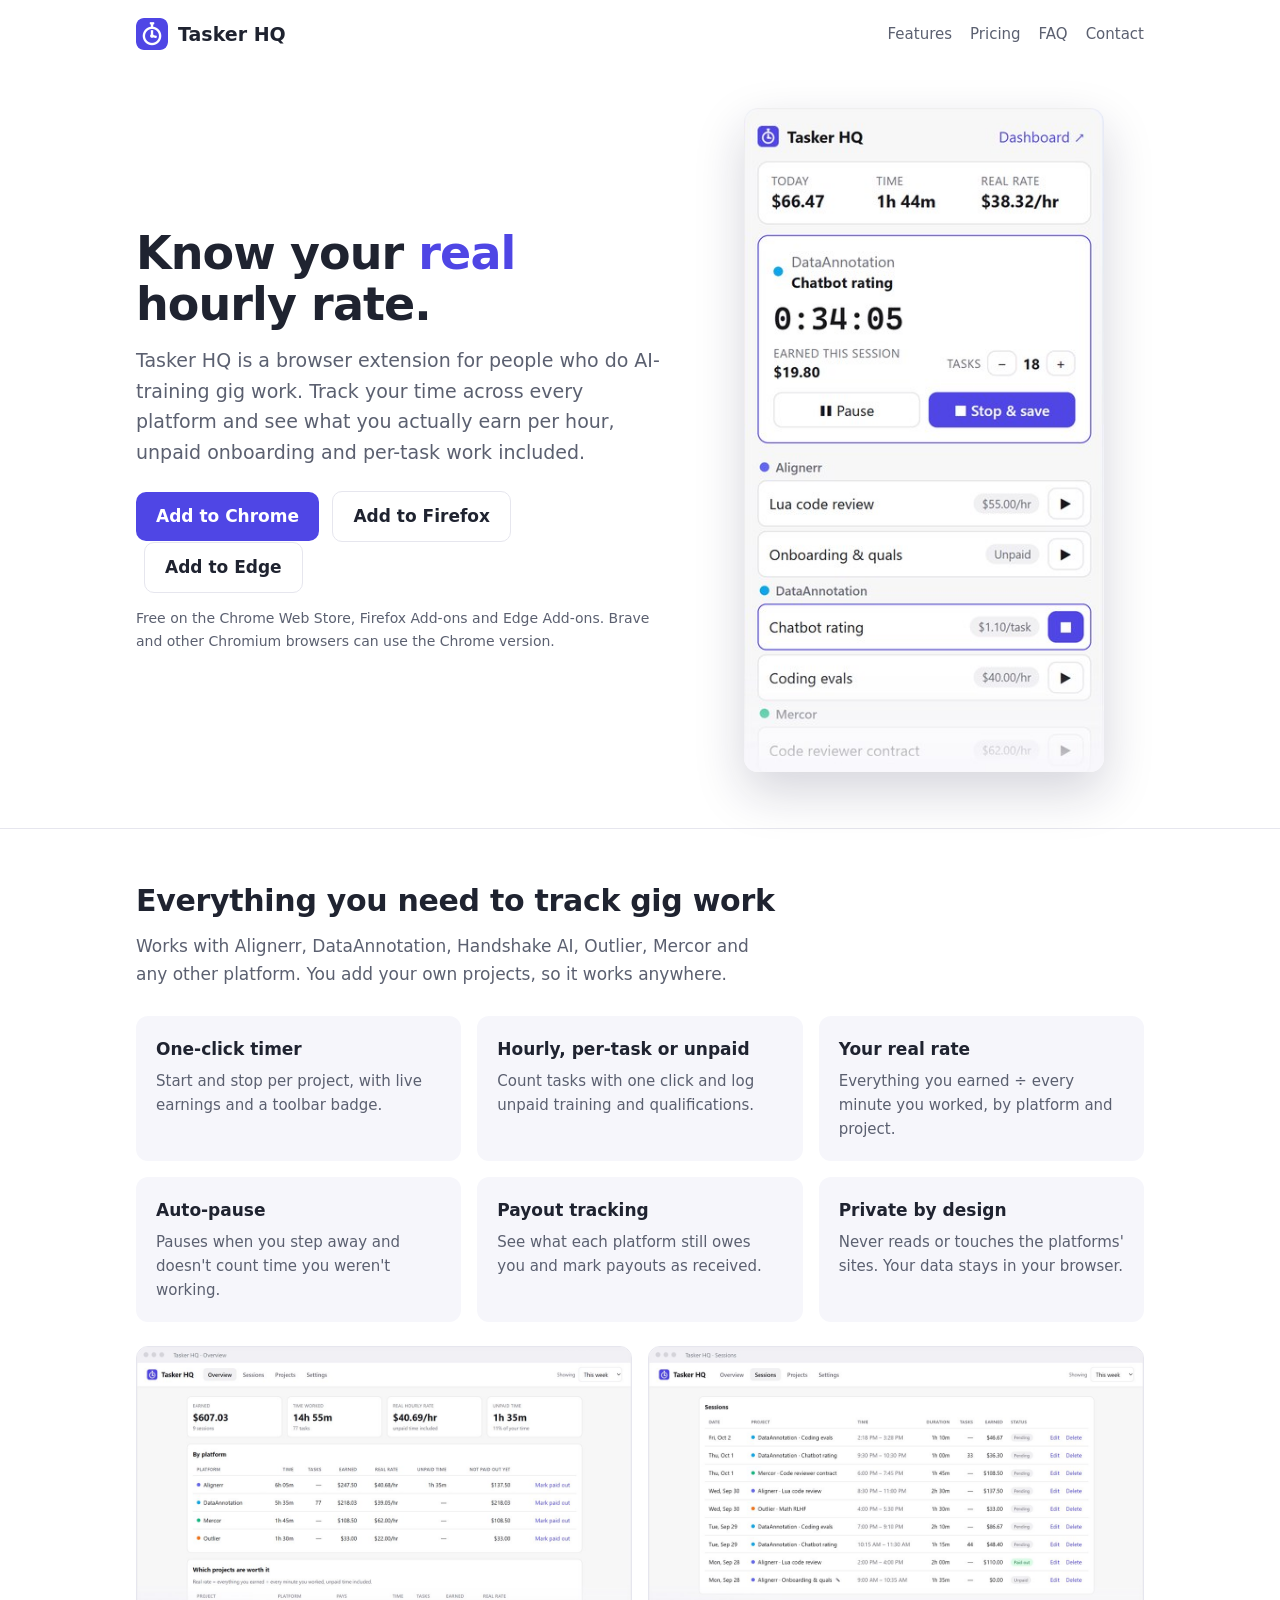
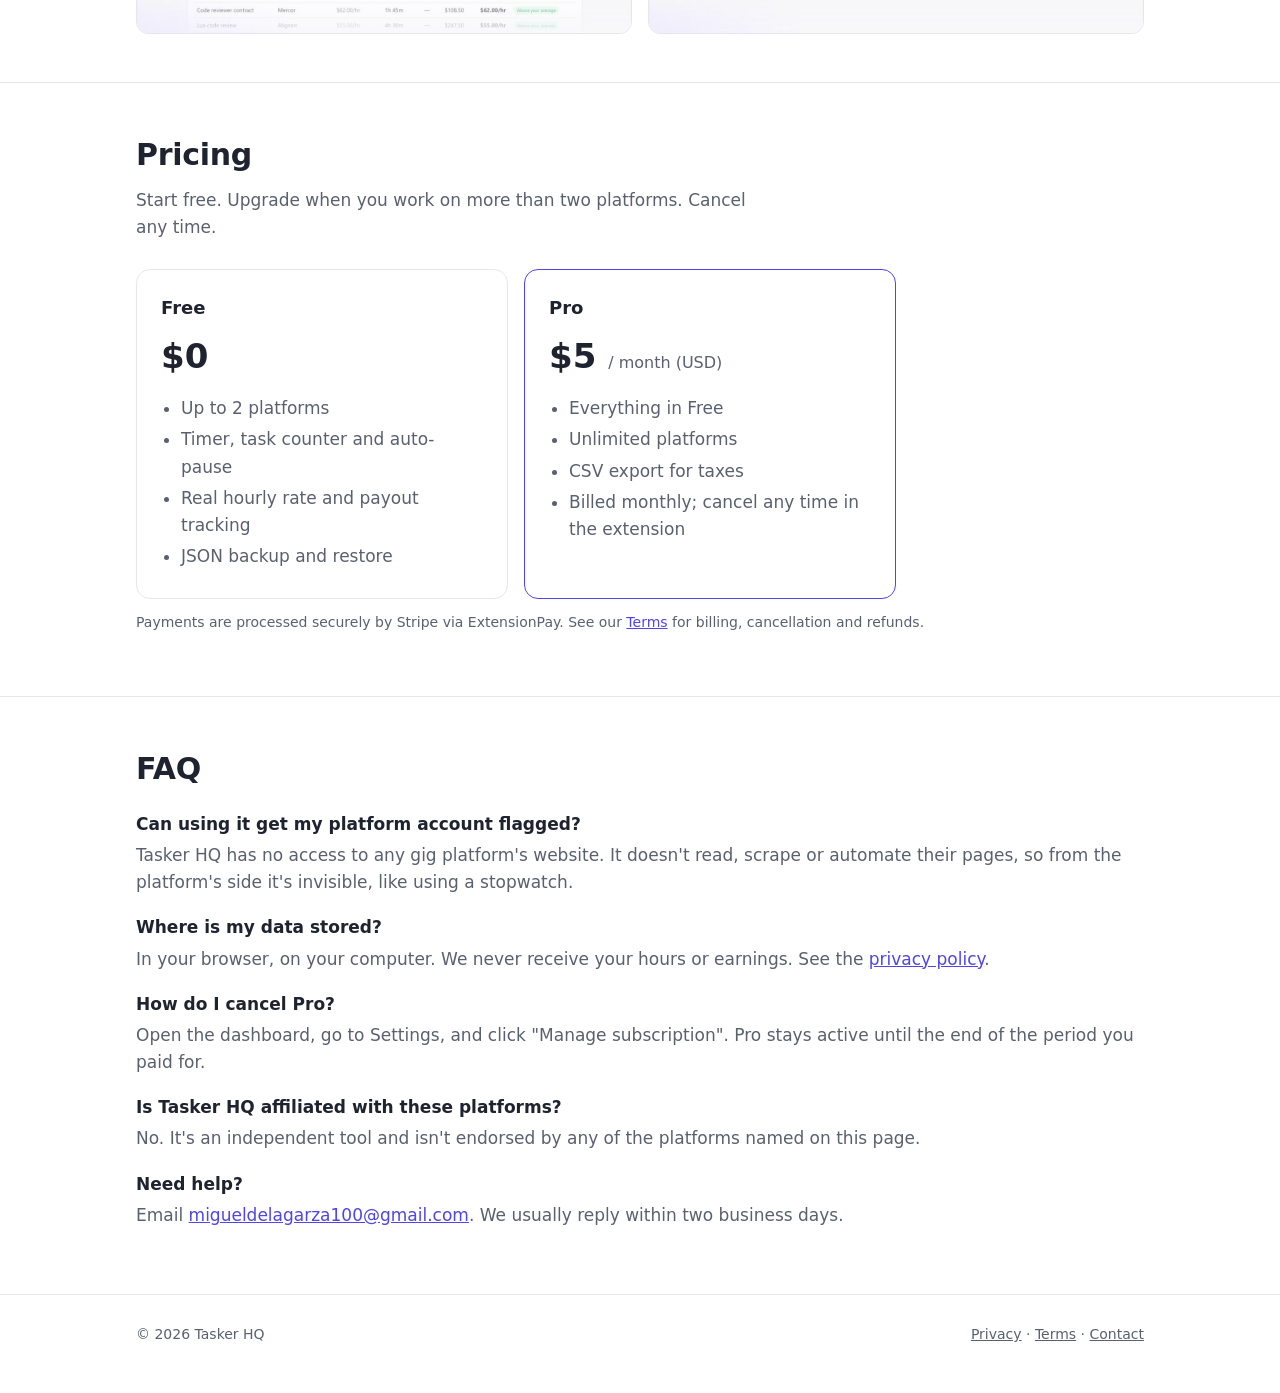
<file: index.html>
<!doctype html>
<html lang="en">
<head>
<meta charset="utf-8">
<meta name="viewport" content="width=device-width, initial-scale=1">
<title>Tasker HQ</title>
<meta name="description" content="Tasker HQ is a browser extension that tracks your time and real hourly rate across AI-training gig platforms. Free for 2 platforms; Pro is $5/month.">
<link rel="icon" href="icon.png">
<link rel="stylesheet" href="site.css">
</head>
<body>
<header class="wrap nav">
  <a class="brand" href="./"><img src="icon.png" alt="">Tasker HQ</a>
  <nav>
    <a class="wide-only" href="#features">Features</a>
    <a href="#pricing">Pricing</a>
    <a class="wide-only" href="#faq">FAQ</a>
    <a href="mailto:migueldelagarza100@gmail.com">Contact</a>
  </nav>
</header>

<main>
  <div class="wrap hero">
    <div>
      <h1>Know your <em>real</em> hourly rate.</h1>
      <p>Tasker HQ is a browser extension for people who do AI-training gig work. Track your time across every platform and see what you actually earn per hour, unpaid onboarding and per-task work included.</p>
      <a class="btn primary" href="https://chromewebstore.google.com/detail/kpbifjnjhkhnpekfeennogckhpglfkpg" data-browser="chrome">Add to Chrome</a>
      <a class="btn ghost" href="https://addons.mozilla.org/firefox/addon/tasker-hq/" data-browser="firefox">Add to Firefox</a>
      <a class="btn ghost" href="https://microsoftedge.microsoft.com/addons/detail/idcmkdabbgncpgboiajnohilojmdnoie" data-browser="edge">Add to Edge</a>
      <p class="note">Free on the Chrome Web Store, Firefox Add-ons and Edge Add-ons. Brave and other Chromium browsers can use the Chrome version.</p>
    </div>
    <img class="popup-shot" src="images/popup-ui.jpg" alt="The Tasker HQ popup with a timer running on a per-task project" width="382" height="705">
  </div>

  <section id="features">
    <div class="wrap">
      <h2>Everything you need to track gig work</h2>
      <p class="lead">Works with Alignerr, DataAnnotation, Handshake AI, Outlier, Mercor and any other platform. You add your own projects, so it works anywhere.</p>
      <div class="features">
        <div class="feature"><h3>One-click timer</h3><p>Start and stop per project, with live earnings and a toolbar badge.</p></div>
        <div class="feature"><h3>Hourly, per-task or unpaid</h3><p>Count tasks with one click and log unpaid training and qualifications.</p></div>
        <div class="feature"><h3>Your real rate</h3><p>Everything you earned ÷ every minute you worked, by platform and project.</p></div>
        <div class="feature"><h3>Auto-pause</h3><p>Pauses when you step away and doesn't count time you weren't working.</p></div>
        <div class="feature"><h3>Payout tracking</h3><p>See what each platform still owes you and mark payouts as received.</p></div>
        <div class="feature"><h3>Private by design</h3><p>Never reads or touches the platforms' sites. Your data stays in your browser.</p></div>
      </div>
      <div class="shots" style="margin-top:24px">
        <img src="images/dashboard.jpg" alt="Dashboard ranking projects by real hourly rate" width="1128" height="652" loading="lazy">
        <img src="images/sessions.jpg" alt="Session history with payout status" width="1128" height="652" loading="lazy">
      </div>
    </div>
  </section>

  <section id="pricing">
    <div class="wrap">
      <h2>Pricing</h2>
      <p class="lead">Start free. Upgrade when you work on more than two platforms. Cancel any time.</p>
      <div class="pricing">
        <div class="plan">
          <h3>Free</h3>
          <div class="price">$0</div>
          <ul>
            <li>Up to 2 platforms</li>
            <li>Timer, task counter and auto-pause</li>
            <li>Real hourly rate and payout tracking</li>
            <li>JSON backup and restore</li>
          </ul>
        </div>
        <div class="plan pro">
          <h3>Pro</h3>
          <div class="price">$5 <small>/ month (USD)</small></div>
          <ul>
            <li>Everything in Free</li>
            <li>Unlimited platforms</li>
            <li>CSV export for taxes</li>
            <li>Billed monthly; cancel any time in the extension</li>
          </ul>
        </div>
      </div>
      <p class="note">Payments are processed securely by Stripe via ExtensionPay. See our <a href="terms.html">Terms</a> for billing, cancellation and refunds.</p>
    </div>
  </section>

  <section id="faq">
    <div class="wrap">
      <h2>FAQ</h2>
      <dl class="faq">
        <dt>Can using it get my platform account flagged?</dt>
        <dd>Tasker HQ has no access to any gig platform's website. It doesn't read, scrape or automate their pages, so from the platform's side it's invisible, like using a stopwatch.</dd>
        <dt>Where is my data stored?</dt>
        <dd>In your browser, on your computer. We never receive your hours or earnings. See the <a href="privacy.html">privacy policy</a>.</dd>
        <dt>How do I cancel Pro?</dt>
        <dd>Open the dashboard, go to Settings, and click "Manage subscription". Pro stays active until the end of the period you paid for.</dd>
        <dt>Is Tasker HQ affiliated with these platforms?</dt>
        <dd>No. It's an independent tool and isn't endorsed by any of the platforms named on this page.</dd>
        <dt>Need help?</dt>
        <dd>Email <a href="mailto:migueldelagarza100@gmail.com">migueldelagarza100@gmail.com</a>. We usually reply within two business days.</dd>
      </dl>
    </div>
  </section>
</main>

<footer>
  <div class="wrap">
    <span>© 2026 Tasker HQ</span>
    <span><a href="privacy.html">Privacy</a> · <a href="terms.html">Terms</a> · <a href="mailto:migueldelagarza100@gmail.com">Contact</a></span>
  </div>
</footer>
<script>
  // Highlight the button for the visitor's browser.
  (function () {
    var ua = navigator.userAgent;
    var b = /Firefox\//.test(ua) ? 'firefox' : /Edg\//.test(ua) ? 'edge' : 'chrome';
    document.querySelectorAll('[data-browser]').forEach(function (a) {
      var match = a.dataset.browser === b;
      a.classList.toggle('primary', match);
      a.classList.toggle('ghost', !match);
    });
  })();
</script>
</body>
</html>
</file>
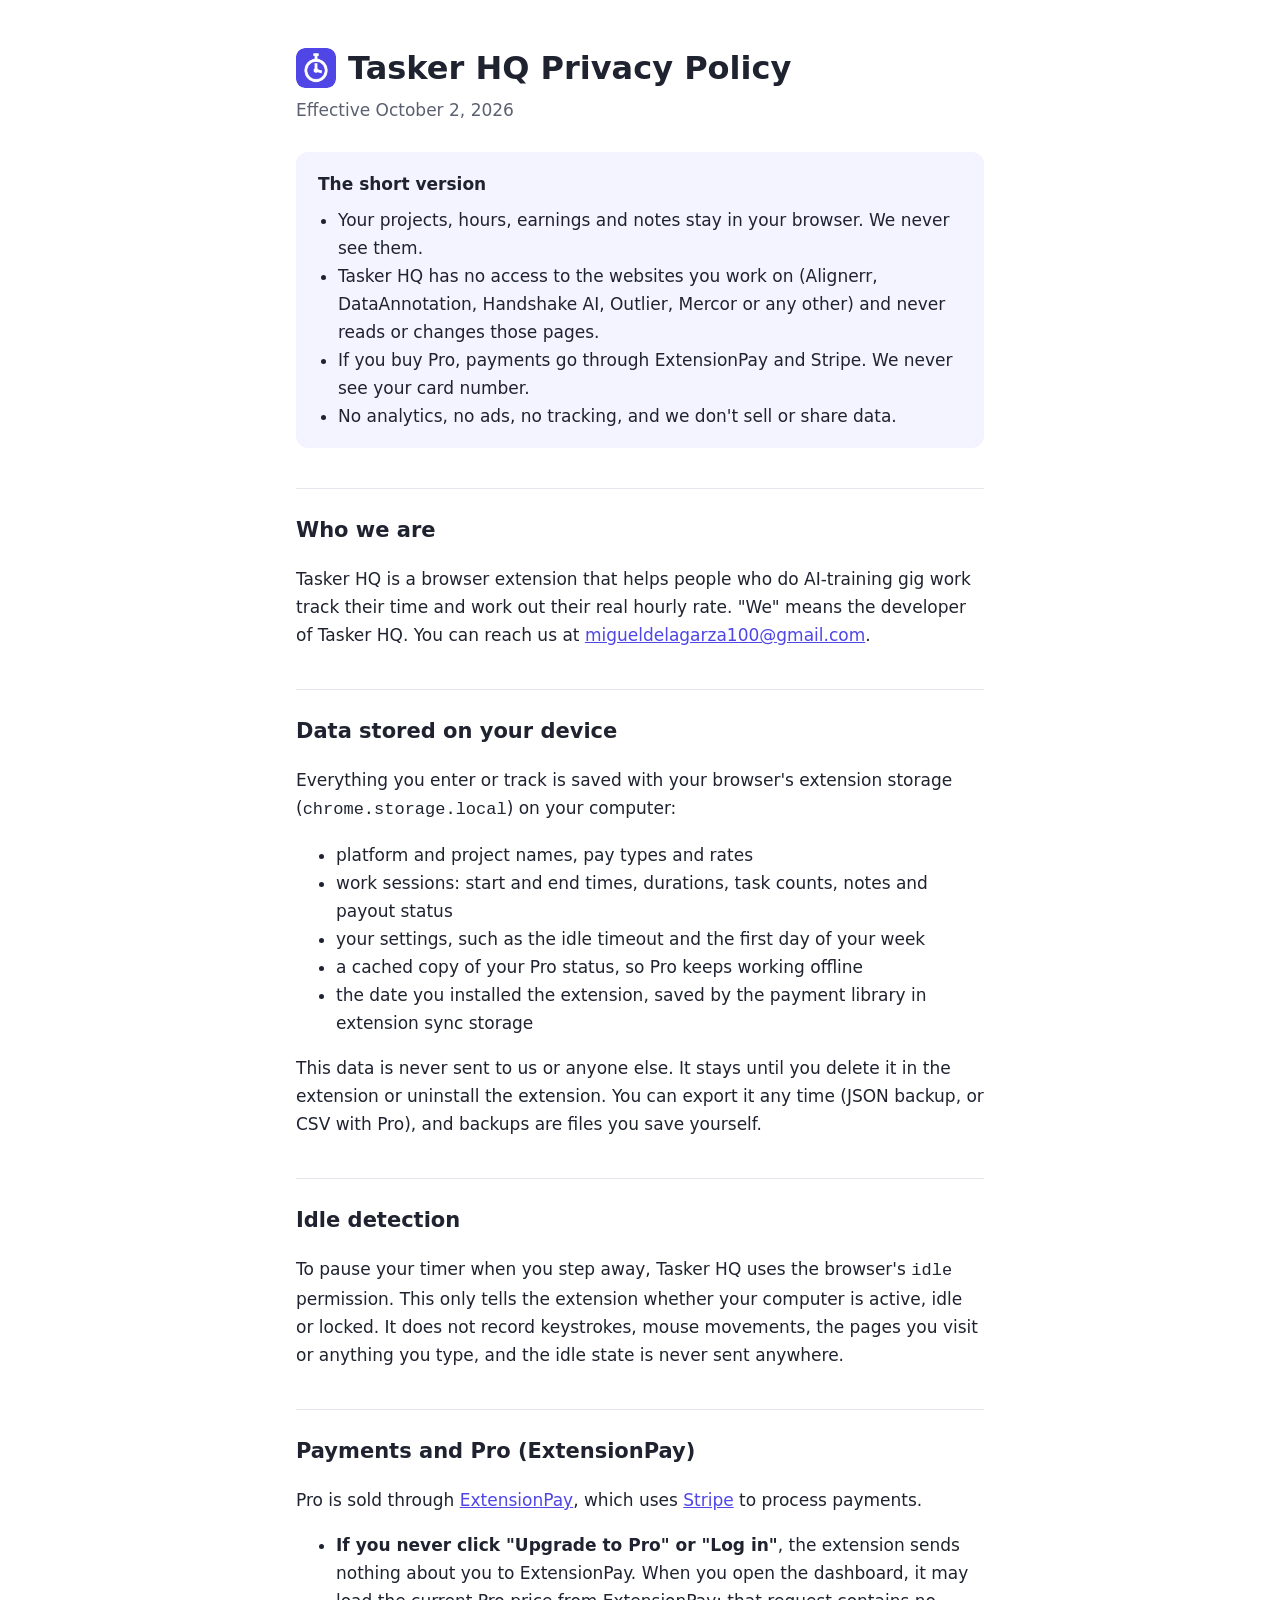
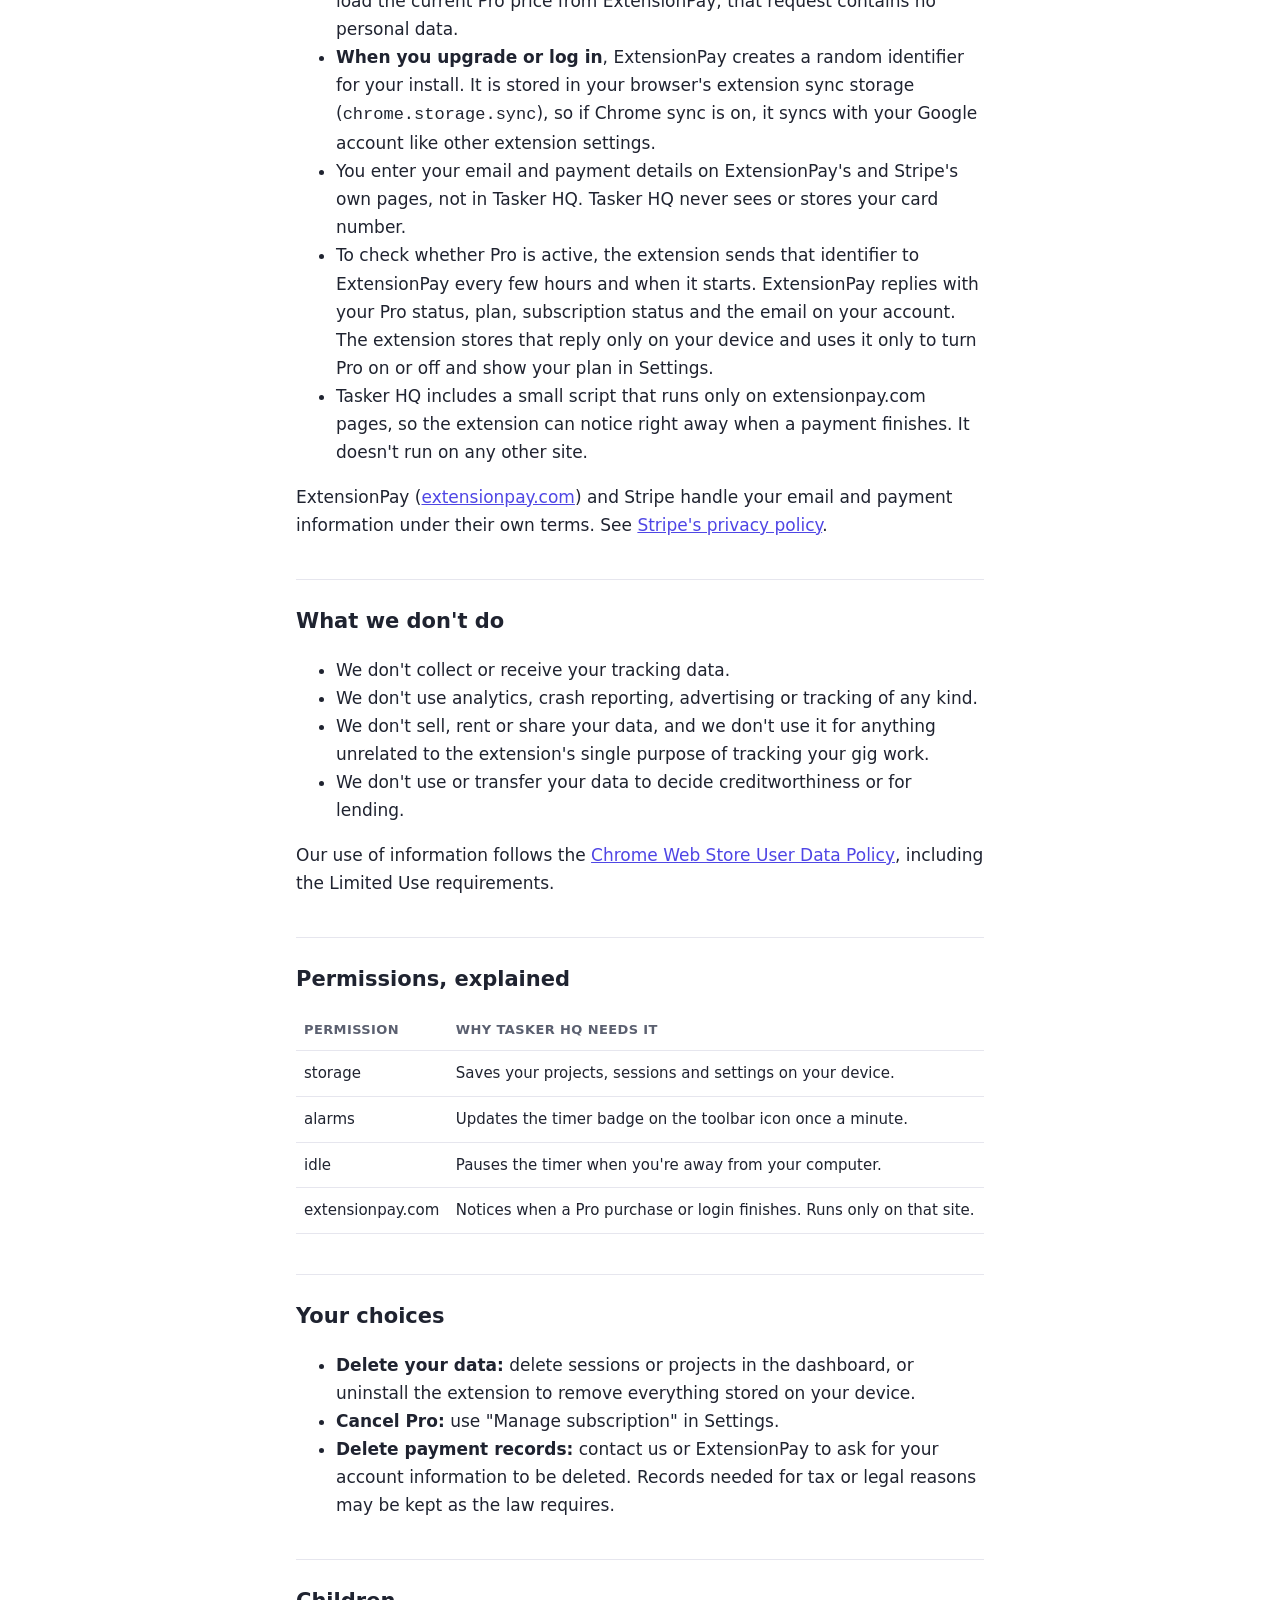
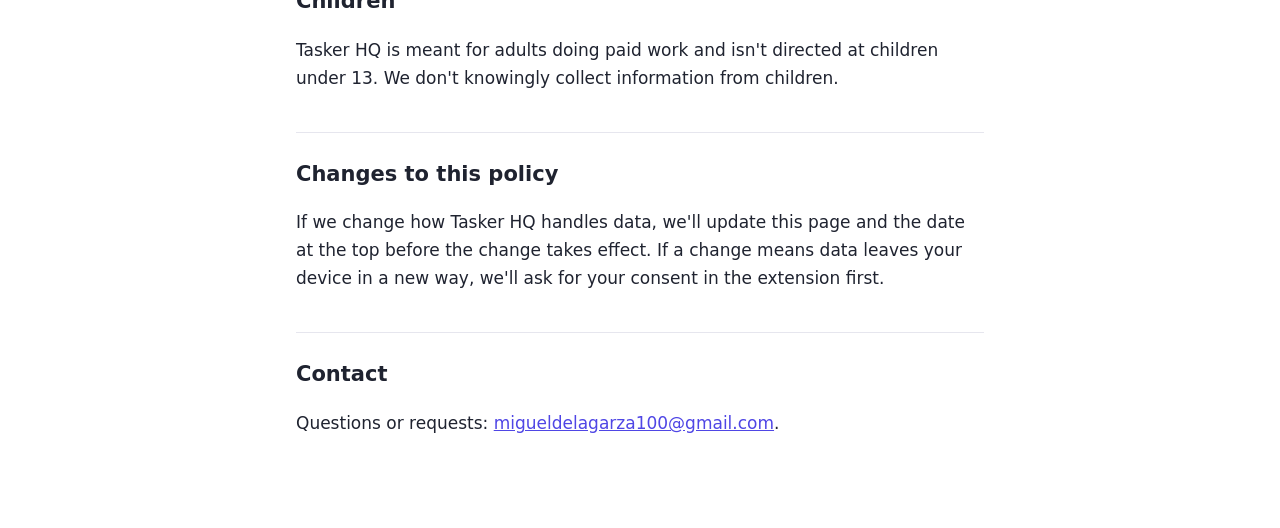
<file: privacy.html>
<!doctype html>
<html lang="en">
<head>
<meta charset="utf-8">
<meta name="viewport" content="width=device-width, initial-scale=1">
<title>Tasker HQ Privacy Policy</title>
<meta name="description" content="How the Tasker HQ browser extension handles your data.">
<style>
  :root {
    --bg: #ffffff; --text: #1f2330; --muted: #5b6070; --accent: #4f46e5; --rule: #e6e6ee; --callout: #f3f4ff;
    color-scheme: light;
  }
  @media (prefers-color-scheme: dark) {
    :root:not([data-theme="light"]) {
      --bg: #111117; --text: #e9e9f0; --muted: #a0a3b1; --accent: #8b93ff; --rule: #2a2a35; --callout: #1b1b2a;
      color-scheme: dark;
    }
  }
  * { box-sizing: border-box; }
  body {
    margin: 0; background: var(--bg); color: var(--text);
    font: 17px/1.65 system-ui, -apple-system, "Segoe UI", Roboto, sans-serif;
  }
  main { max-width: 720px; margin: 0 auto; padding: 48px 16px 80px; }
  header { display: flex; align-items: center; gap: 12px; margin-bottom: 8px; }
  header img { width: 40px; height: 40px; border-radius: 9px; }
  h1 { font-size: 32px; line-height: 1.2; margin: 0; }
  h2 { font-size: 21px; margin: 40px 0 8px; padding-top: 24px; border-top: 1px solid var(--rule); }
  .meta { color: var(--muted); margin: 0 0 28px; }
  .summary { background: var(--callout); border-radius: 12px; padding: 18px 22px; }
  .summary ul { margin: 8px 0 0; padding-left: 20px; }
  a { color: var(--accent); }
  table { width: 100%; border-collapse: collapse; font-size: 15px; margin: 12px 0; }
  th, td { text-align: left; vertical-align: top; padding: 10px 8px; border-bottom: 1px solid var(--rule); }
  th { color: var(--muted); font-weight: 600; font-size: 13px; text-transform: uppercase; letter-spacing: .03em; }
  @media (max-width: 560px) { table, thead, tbody, tr, th, td { display: block; } thead { display: none; } td { border: none; padding: 2px 0; } tr { border-bottom: 1px solid var(--rule); padding: 10px 0; } td:first-child { font-weight: 600; } }
</style>
</head>
<body>
<main>
  <header>
    <img src="icon.png" alt="">
    <h1>Tasker HQ Privacy Policy</h1>
  </header>
  <p class="meta">Effective October 2, 2026</p>

  <div class="summary">
    <strong>The short version</strong>
    <ul>
      <li>Your projects, hours, earnings and notes stay in your browser. We never see them.</li>
      <li>Tasker HQ has no access to the websites you work on (Alignerr, DataAnnotation, Handshake AI, Outlier, Mercor or any other) and never reads or changes those pages.</li>
      <li>If you buy Pro, payments go through ExtensionPay and Stripe. We never see your card number.</li>
      <li>No analytics, no ads, no tracking, and we don't sell or share data.</li>
    </ul>
  </div>

  <h2>Who we are</h2>
  <p>Tasker HQ is a browser extension that helps people who do AI-training gig work track their time and work out their real hourly rate. "We" means the developer of Tasker HQ. You can reach us at <a href="mailto:migueldelagarza100@gmail.com">migueldelagarza100@gmail.com</a>.</p>

  <h2>Data stored on your device</h2>
  <p>Everything you enter or track is saved with your browser's extension storage (<code>chrome.storage.local</code>) on your computer:</p>
  <ul>
    <li>platform and project names, pay types and rates</li>
    <li>work sessions: start and end times, durations, task counts, notes and payout status</li>
    <li>your settings, such as the idle timeout and the first day of your week</li>
    <li>a cached copy of your Pro status, so Pro keeps working offline</li>
    <li>the date you installed the extension, saved by the payment library in extension sync storage</li>
  </ul>
  <p>This data is never sent to us or anyone else. It stays until you delete it in the extension or uninstall the extension. You can export it any time (JSON backup, or CSV with Pro), and backups are files you save yourself.</p>

  <h2>Idle detection</h2>
  <p>To pause your timer when you step away, Tasker HQ uses the browser's <code>idle</code> permission. This only tells the extension whether your computer is active, idle or locked. It does not record keystrokes, mouse movements, the pages you visit or anything you type, and the idle state is never sent anywhere.</p>

  <h2>Payments and Pro (ExtensionPay)</h2>
  <p>Pro is sold through <a href="https://extensionpay.com">ExtensionPay</a>, which uses <a href="https://stripe.com">Stripe</a> to process payments.</p>
  <ul>
    <li><strong>If you never click "Upgrade to Pro" or "Log in"</strong>, the extension sends nothing about you to ExtensionPay. When you open the dashboard, it may load the current Pro price from ExtensionPay; that request contains no personal data.</li>
    <li><strong>When you upgrade or log in</strong>, ExtensionPay creates a random identifier for your install. It is stored in your browser's extension sync storage (<code>chrome.storage.sync</code>), so if Chrome sync is on, it syncs with your Google account like other extension settings.</li>
    <li>You enter your email and payment details on ExtensionPay's and Stripe's own pages, not in Tasker HQ. Tasker HQ never sees or stores your card number.</li>
    <li>To check whether Pro is active, the extension sends that identifier to ExtensionPay every few hours and when it starts. ExtensionPay replies with your Pro status, plan, subscription status and the email on your account. The extension stores that reply only on your device and uses it only to turn Pro on or off and show your plan in Settings.</li>
    <li>Tasker HQ includes a small script that runs only on extensionpay.com pages, so the extension can notice right away when a payment finishes. It doesn't run on any other site.</li>
  </ul>
  <p>ExtensionPay (<a href="https://extensionpay.com">extensionpay.com</a>) and Stripe handle your email and payment information under their own terms. See <a href="https://stripe.com/privacy">Stripe's privacy policy</a>.</p>

  <h2>What we don't do</h2>
  <ul>
    <li>We don't collect or receive your tracking data.</li>
    <li>We don't use analytics, crash reporting, advertising or tracking of any kind.</li>
    <li>We don't sell, rent or share your data, and we don't use it for anything unrelated to the extension's single purpose of tracking your gig work.</li>
    <li>We don't use or transfer your data to decide creditworthiness or for lending.</li>
  </ul>
  <p>Our use of information follows the <a href="https://developer.chrome.com/docs/webstore/program-policies/user-data-faq">Chrome Web Store User Data Policy</a>, including the Limited Use requirements.</p>

  <h2>Permissions, explained</h2>
  <table>
    <thead><tr><th>Permission</th><th>Why Tasker HQ needs it</th></tr></thead>
    <tbody>
      <tr><td>storage</td><td>Saves your projects, sessions and settings on your device.</td></tr>
      <tr><td>alarms</td><td>Updates the timer badge on the toolbar icon once a minute.</td></tr>
      <tr><td>idle</td><td>Pauses the timer when you're away from your computer.</td></tr>
      <tr><td>extensionpay.com</td><td>Notices when a Pro purchase or login finishes. Runs only on that site.</td></tr>
    </tbody>
  </table>

  <h2>Your choices</h2>
  <ul>
    <li><strong>Delete your data:</strong> delete sessions or projects in the dashboard, or uninstall the extension to remove everything stored on your device.</li>
    <li><strong>Cancel Pro:</strong> use "Manage subscription" in Settings.</li>
    <li><strong>Delete payment records:</strong> contact us or ExtensionPay to ask for your account information to be deleted. Records needed for tax or legal reasons may be kept as the law requires.</li>
  </ul>

  <h2>Children</h2>
  <p>Tasker HQ is meant for adults doing paid work and isn't directed at children under 13. We don't knowingly collect information from children.</p>

  <h2>Changes to this policy</h2>
  <p>If we change how Tasker HQ handles data, we'll update this page and the date at the top before the change takes effect. If a change means data leaves your device in a new way, we'll ask for your consent in the extension first.</p>

  <h2>Contact</h2>
  <p>Questions or requests: <a href="mailto:migueldelagarza100@gmail.com">migueldelagarza100@gmail.com</a>.</p>
</main>
</body>
</html>
</file>
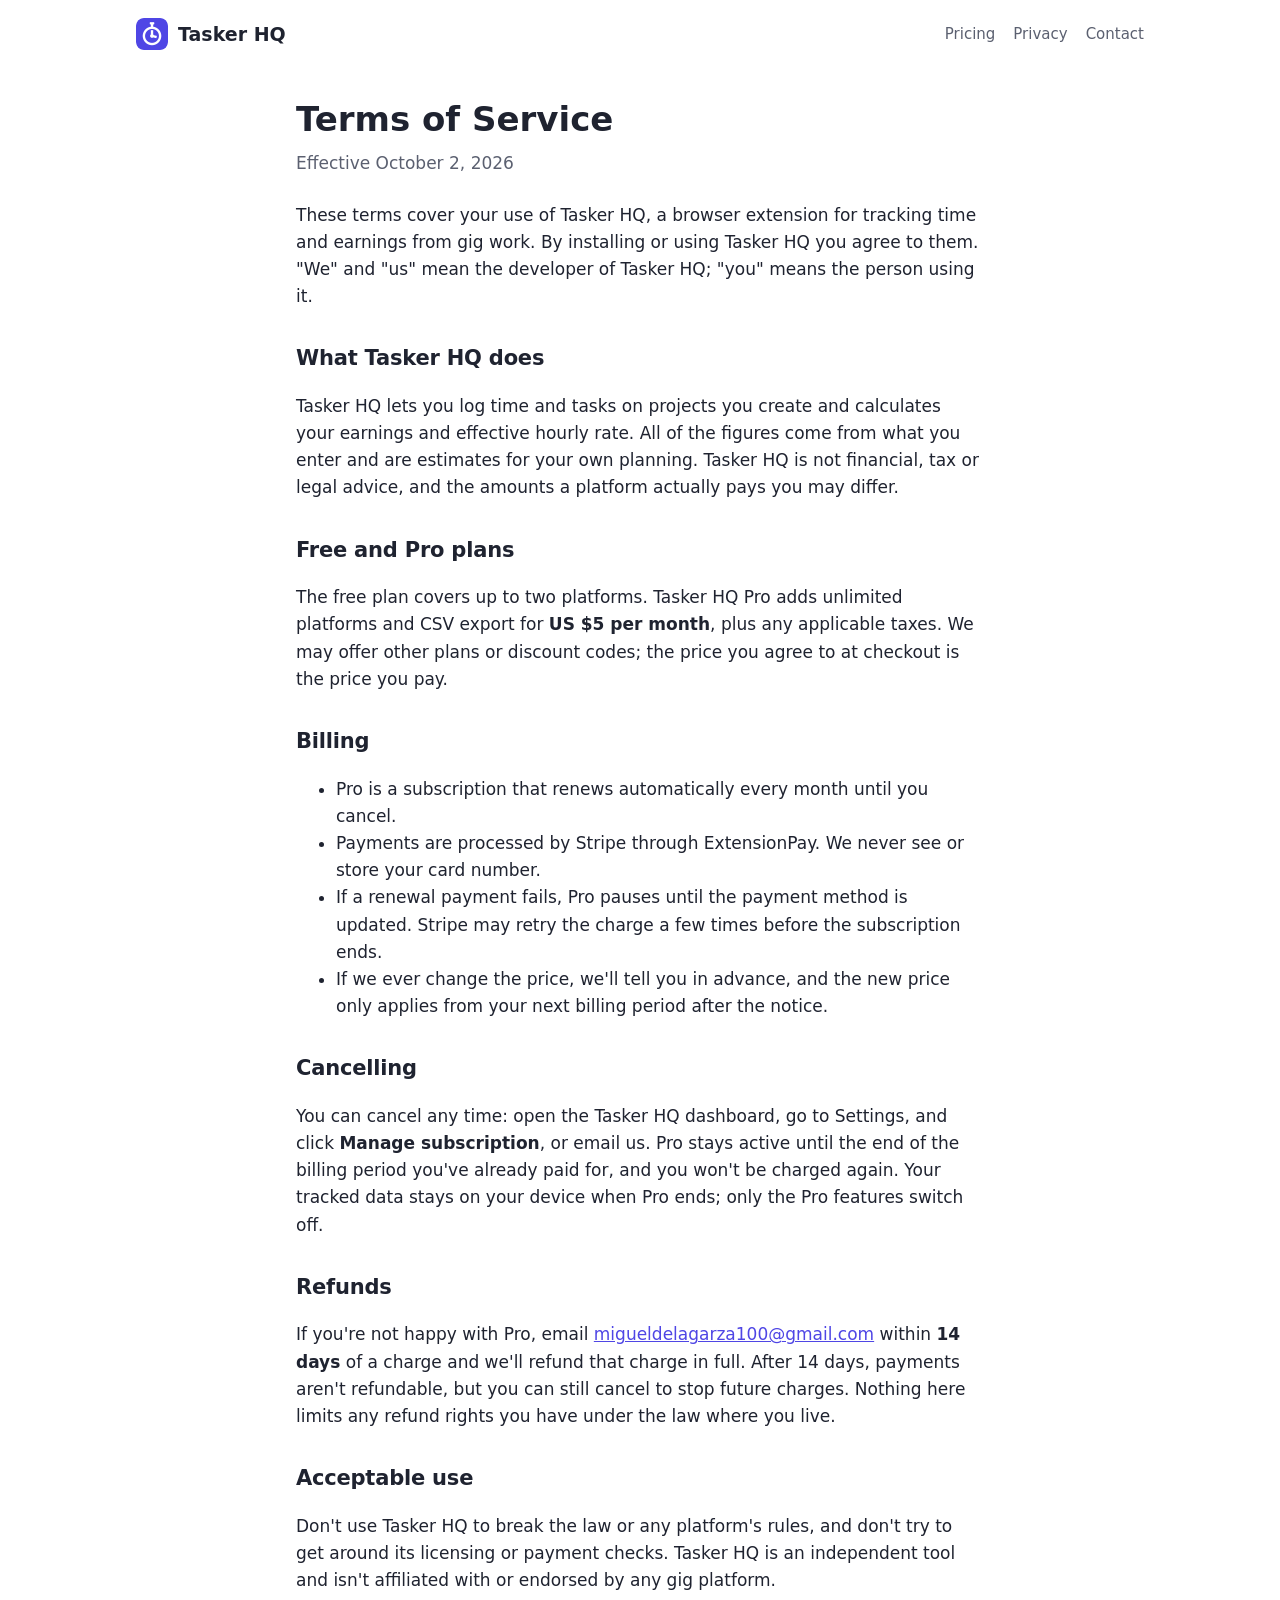
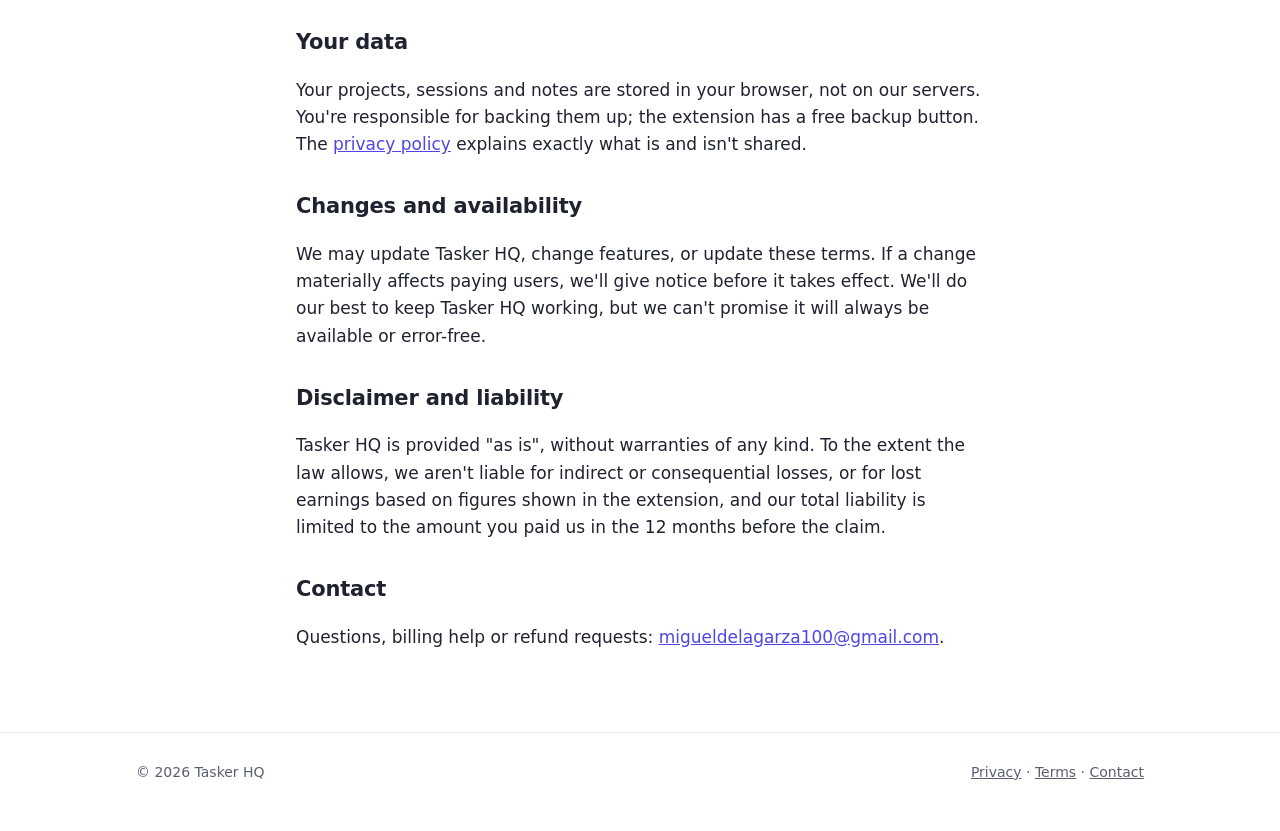
<file: terms.html>
<!doctype html>
<html lang="en">
<head>
<meta charset="utf-8">
<meta name="viewport" content="width=device-width, initial-scale=1">
<title>Tasker HQ Terms of Service</title>
<meta name="description" content="Terms of service, billing, cancellation and refund policy for the Tasker HQ browser extension.">
<link rel="icon" href="icon.png">
<link rel="stylesheet" href="site.css">
</head>
<body>
<header class="wrap nav">
  <a class="brand" href="./"><img src="icon.png" alt="">Tasker HQ</a>
  <nav>
    <a href="./#pricing">Pricing</a>
    <a href="privacy.html">Privacy</a>
    <a href="mailto:migueldelagarza100@gmail.com">Contact</a>
  </nav>
</header>

<main class="wrap doc">
  <h1>Terms of Service</h1>
  <p class="meta">Effective October 2, 2026</p>

  <p>These terms cover your use of Tasker HQ, a browser extension for tracking time and earnings from gig work. By installing or using Tasker HQ you agree to them. "We" and "us" mean the developer of Tasker HQ; "you" means the person using it.</p>

  <h2>What Tasker HQ does</h2>
  <p>Tasker HQ lets you log time and tasks on projects you create and calculates your earnings and effective hourly rate. All of the figures come from what you enter and are estimates for your own planning. Tasker HQ is not financial, tax or legal advice, and the amounts a platform actually pays you may differ.</p>

  <h2>Free and Pro plans</h2>
  <p>The free plan covers up to two platforms. Tasker HQ Pro adds unlimited platforms and CSV export for <strong>US $5 per month</strong>, plus any applicable taxes. We may offer other plans or discount codes; the price you agree to at checkout is the price you pay.</p>

  <h2>Billing</h2>
  <ul>
    <li>Pro is a subscription that renews automatically every month until you cancel.</li>
    <li>Payments are processed by Stripe through ExtensionPay. We never see or store your card number.</li>
    <li>If a renewal payment fails, Pro pauses until the payment method is updated. Stripe may retry the charge a few times before the subscription ends.</li>
    <li>If we ever change the price, we'll tell you in advance, and the new price only applies from your next billing period after the notice.</li>
  </ul>

  <h2>Cancelling</h2>
  <p>You can cancel any time: open the Tasker HQ dashboard, go to Settings, and click <strong>Manage subscription</strong>, or email us. Pro stays active until the end of the billing period you've already paid for, and you won't be charged again. Your tracked data stays on your device when Pro ends; only the Pro features switch off.</p>

  <h2>Refunds</h2>
  <p>If you're not happy with Pro, email <a href="mailto:migueldelagarza100@gmail.com">migueldelagarza100@gmail.com</a> within <strong>14 days</strong> of a charge and we'll refund that charge in full. After 14 days, payments aren't refundable, but you can still cancel to stop future charges. Nothing here limits any refund rights you have under the law where you live.</p>

  <h2>Acceptable use</h2>
  <p>Don't use Tasker HQ to break the law or any platform's rules, and don't try to get around its licensing or payment checks. Tasker HQ is an independent tool and isn't affiliated with or endorsed by any gig platform.</p>

  <h2>Your data</h2>
  <p>Your projects, sessions and notes are stored in your browser, not on our servers. You're responsible for backing them up; the extension has a free backup button. The <a href="privacy.html">privacy policy</a> explains exactly what is and isn't shared.</p>

  <h2>Changes and availability</h2>
  <p>We may update Tasker HQ, change features, or update these terms. If a change materially affects paying users, we'll give notice before it takes effect. We'll do our best to keep Tasker HQ working, but we can't promise it will always be available or error-free.</p>

  <h2>Disclaimer and liability</h2>
  <p>Tasker HQ is provided "as is", without warranties of any kind. To the extent the law allows, we aren't liable for indirect or consequential losses, or for lost earnings based on figures shown in the extension, and our total liability is limited to the amount you paid us in the 12 months before the claim.</p>

  <h2>Contact</h2>
  <p>Questions, billing help or refund requests: <a href="mailto:migueldelagarza100@gmail.com">migueldelagarza100@gmail.com</a>.</p>
</main>

<footer>
  <div class="wrap">
    <span>© 2026 Tasker HQ</span>
    <span><a href="privacy.html">Privacy</a> · <a href="terms.html">Terms</a> · <a href="mailto:migueldelagarza100@gmail.com">Contact</a></span>
  </div>
</footer>
</body>
</html>
</file>
<file: site.css>
:root {
  --bg: #ffffff; --surface: #f6f6fb; --text: #1f2330; --muted: #5b6070; --accent: #4f46e5;
  --accent-text: #ffffff; --rule: #e6e6ee; --good: #15803d;
  color-scheme: light;
}
@media (prefers-color-scheme: dark) {
  :root:not([data-theme="light"]) {
    --bg: #111117; --surface: #1a1a24; --text: #e9e9f0; --muted: #a0a3b1; --accent: #8b93ff;
    --accent-text: #111117; --rule: #2a2a35; --good: #4ade80;
    color-scheme: dark;
  }
}
* { box-sizing: border-box; }
body { margin: 0; background: var(--bg); color: var(--text); font: 17px/1.6 system-ui, -apple-system, "Segoe UI", Roboto, sans-serif; }
a { color: var(--accent); }
img { max-width: 100%; height: auto; display: block; }
.wrap { max-width: 1040px; margin: 0 auto; padding: 0 16px; }

.nav { display: flex; align-items: center; justify-content: space-between; padding: 18px 16px; }
.brand { display: flex; align-items: center; gap: 10px; font-weight: 700; font-size: 19px; color: var(--text); text-decoration: none; }
.brand img { width: 32px; height: 32px; border-radius: 8px; }
.nav nav { display: flex; gap: 18px; font-size: 15px; }
.nav nav a { color: var(--muted); text-decoration: none; }
.nav nav a:hover { color: var(--text); }

.hero { display: grid; grid-template-columns: 1.2fr 1fr; gap: 40px; align-items: center; padding: 40px 16px 56px; }
.hero .popup-shot { width: min(100%, 360px); justify-self: center; }
.hero h1 { font-size: 46px; line-height: 1.1; letter-spacing: -0.02em; margin: 0 0 16px; }
.hero h1 em { font-style: normal; color: var(--accent); }
.hero p { color: var(--muted); font-size: 19px; margin: 0 0 24px; }
.hero img { border-radius: 14px; box-shadow: 0 20px 50px rgba(20, 20, 60, .18); }
.btn { display: inline-block; padding: 11px 20px; border-radius: 10px; font-weight: 600; text-decoration: none; }
.btn.primary { background: var(--accent); color: var(--accent-text); }
.btn.ghost { border: 1px solid var(--rule); color: var(--text); margin-left: 8px; }
.note { font-size: 14px; color: var(--muted); margin-top: 12px; }
.hero .note { font-size: 14px; margin: 14px 0 0; }

section { padding: 48px 0; border-top: 1px solid var(--rule); }
h2 { font-size: 30px; letter-spacing: -0.01em; margin: 0 0 8px; }
.lead { color: var(--muted); margin: 0 0 28px; max-width: 640px; }
.features { display: grid; grid-template-columns: repeat(3, 1fr); gap: 16px; }
.feature { background: var(--surface); border-radius: 12px; padding: 20px; }
.feature h3 { margin: 0 0 6px; font-size: 17px; }
.feature p { margin: 0; color: var(--muted); font-size: 15px; }
.shots { display: grid; grid-template-columns: 1fr 1fr; gap: 16px; }
.shots img { border-radius: 12px; border: 1px solid var(--rule); }

.pricing { display: grid; grid-template-columns: 1fr 1fr; gap: 16px; max-width: 760px; }
.plan { border: 1px solid var(--rule); border-radius: 14px; padding: 24px; }
.plan.pro { border-color: var(--accent); }
.plan h3 { margin: 0; font-size: 18px; }
.price { font-size: 34px; font-weight: 800; margin: 6px 0 12px; }
.price small { font-size: 16px; font-weight: 500; color: var(--muted); }
.plan ul { margin: 0; padding-left: 20px; color: var(--muted); }
.plan li { margin: 4px 0; }

.faq dt { font-weight: 700; margin-top: 18px; }
.faq dd { margin: 4px 0 0; color: var(--muted); }

footer { border-top: 1px solid var(--rule); padding: 28px 0 48px; color: var(--muted); font-size: 14px; }
footer .wrap { display: flex; justify-content: space-between; gap: 16px; flex-wrap: wrap; }
footer a { color: var(--muted); }

/* Long-form legal pages */
.doc { max-width: 720px; padding-top: 24px; padding-bottom: 64px; }
.doc h1 { font-size: 34px; margin: 0 0 4px; }
.doc h2 { font-size: 21px; margin: 32px 0 6px; }
.doc .meta { color: var(--muted); margin: 0 0 24px; }

@media (max-width: 760px) {
  .hero { grid-template-columns: 1fr; padding-top: 16px; }
  .hero h1 { font-size: 36px; }
  .features, .shots, .pricing { grid-template-columns: 1fr; }
  .nav nav { gap: 12px; }
  .nav .wide-only { display: none; }
  .btn.ghost { margin-left: 4px; }
}
</file>
